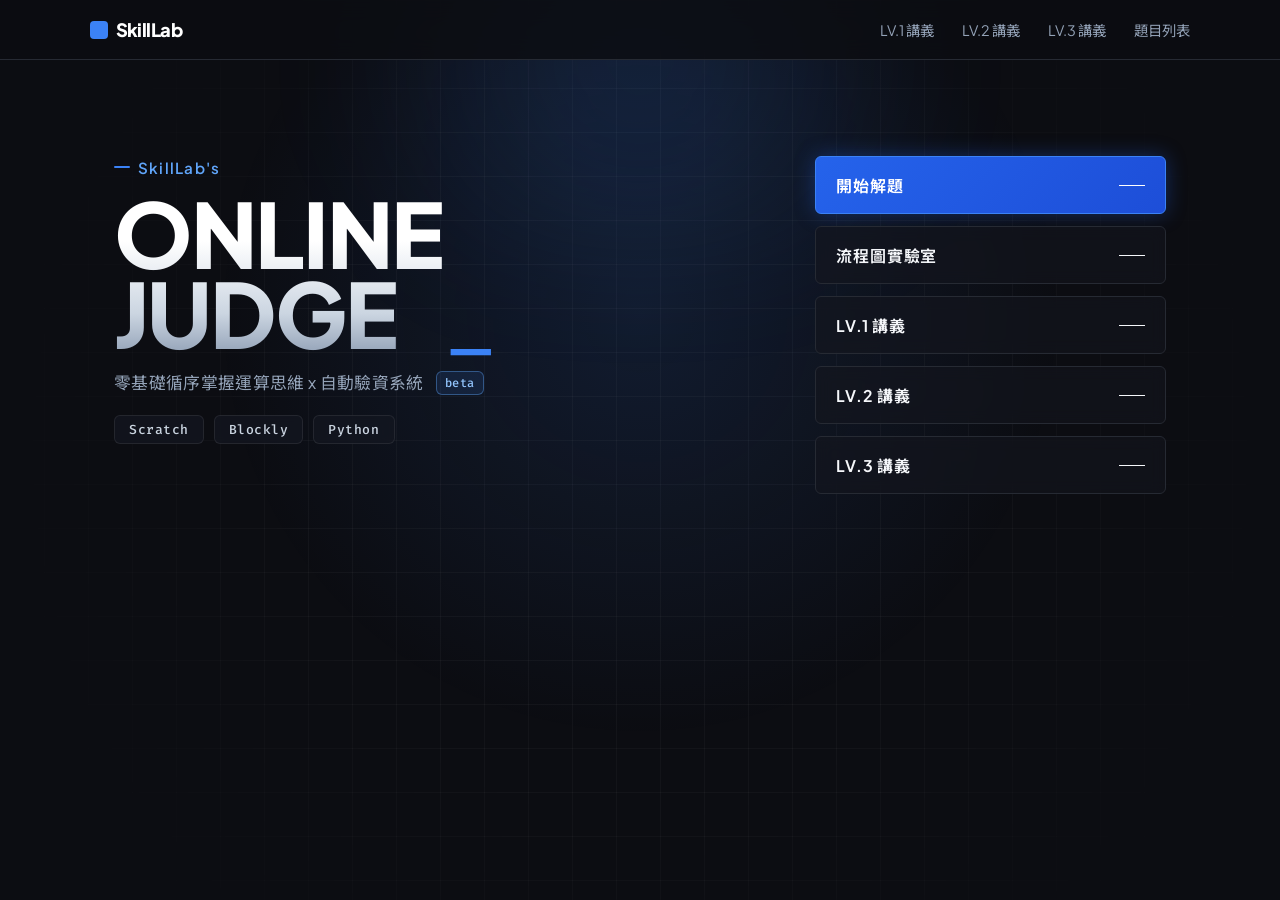
<file: index.html>
<!DOCTYPE html>
<html lang="zh-TW">

<head>
  <meta charset="UTF-8" />
  <meta name="viewport" content="width=device-width, initial-scale=1.0" />
  <meta name="description" content="SkillLab 程式學習平台，支援 Scratch、Blockly 與 Python。" />
  <title>SkillLab｜程式學習</title>
  <link rel="preconnect" href="https://fonts.googleapis.com">
  <link rel="preconnect" href="https://fonts.gstatic.com" crossorigin>
  <link href="https://fonts.googleapis.com/css2?family=Fira+Code:wght@400;500;700&family=Plus+Jakarta+Sans:wght@400;600;700;800&family=Noto+Sans+TC:wght@400;500;700&display=swap" rel="stylesheet">
  <style>
    :root {
      --ink: #f5f7fa;
      --paper: #0c0d12;
      --line: #262a33;
      --muted: #94a3b8;
      --soft: #141720;
      --accent: #3b82f6;
      --accent-hover: #4b7de7;
      --header-height: 60px;
      --mouse-x: 50%;
      --mouse-y: 35%;
    }

    * {
      box-sizing: border-box;
      margin: 0;
      padding: 0;
    }

    html {
      background: var(--paper);
    }

    body {
      min-height: 100vh;
      color: var(--ink);
      background: var(--paper);
      font-family: "Plus Jakarta Sans", "Noto Sans TC", "Segoe UI", system-ui, sans-serif;
      position: relative;
      overflow-x: hidden;
    }

    a,
    button {
      font: inherit;
    }

    a:focus-visible,
    button:focus-visible {
      outline: 2px solid #8eb0ff;
      outline-offset: 3px;
    }

    /* 背景科技格線與滑鼠跟隨微光 (Spotlight) */
    .bg-canvas {
      position: fixed;
      inset: 0;
      pointer-events: none;
      z-index: 0;
      overflow: hidden;
    }

    .bg-grid {
      position: absolute;
      inset: 0;
      background-image: 
        linear-gradient(rgba(255, 255, 255, 0.032) 1px, transparent 1px),
        linear-gradient(90deg, rgba(255, 255, 255, 0.032) 1px, transparent 1px);
      background-size: 44px 44px;
      mask-image: radial-gradient(circle at center, black 45%, transparent 85%);
      -webkit-mask-image: radial-gradient(circle at center, black 45%, transparent 85%);
    }

    .bg-spotlight {
      position: absolute;
      inset: 0;
      background: radial-gradient(
        650px circle at var(--mouse-x) var(--mouse-y),
        rgba(59, 130, 246, 0.13),
        transparent 65%
      );
      transition: opacity 0.3s ease;
    }

    .bg-aurora {
      position: absolute;
      top: -140px;
      left: 50%;
      transform: translateX(-50%);
      width: 760px;
      height: 400px;
      background: radial-gradient(circle, rgba(59, 130, 246, 0.16), transparent 70%);
      filter: blur(60px);
      pointer-events: none;
    }

    /* 頂部導覽列 */
    .site-header {
      min-height: var(--header-height);
      padding: 0 clamp(24px, 7vw, 112px);
      display: flex;
      align-items: center;
      gap: 40px;
      color: white;
      border-bottom: 1px solid var(--line);
      background: rgba(12, 13, 18, 0.85);
      backdrop-filter: blur(12px);
      position: relative;
      z-index: 10;
    }

    .brand {
      color: inherit;
      font-size: 1.15rem;
      font-weight: 800;
      letter-spacing: -0.03em;
      text-decoration: none;
      display: flex;
      align-items: center;
      gap: 8px;
    }

    .brand-icon {
      width: 18px;
      height: 18px;
      background: var(--accent);
      border-radius: 4px;
      display: inline-block;
    }

    .header-nav {
      margin-left: auto;
      display: flex;
      align-items: center;
      gap: 28px;
    }

    .header-nav a {
      color: var(--muted);
      font-size: 0.9rem;
      text-decoration: none;
      transition: color 0.2s ease;
    }

    .header-nav a:hover,
    .header-nav a:focus-visible {
      color: white;
    }

    /* 主視覺區域 */
    main {
      width: min(1180px, 100%);
      min-height: calc(100vh - var(--header-height));
      margin: 0 auto;
      padding: clamp(56px, 8vh, 100px) clamp(24px, 5vw, 64px) 70px;
      display: flex;
      align-items: flex-start;
      position: relative;
      z-index: 2;
    }

    .entry {
      width: 100%;
      display: grid;
      grid-template-columns: minmax(0, 1.25fr) minmax(300px, 0.75fr);
      align-items: center;
      gap: clamp(56px, 9vw, 120px);
    }

    .title-area {
      display: flex;
      flex-direction: column;
      gap: 16px;
    }

    /* ONLINE JUDGE 上方前綴小字 */
    .hero-eyebrow {
      font-size: 0.95rem;
      font-weight: 600;
      color: #60a5fa;
      letter-spacing: 0.08em;
      text-transform: none;
      display: flex;
      align-items: center;
      gap: 8px;
    }

    .hero-eyebrow::before {
      content: "";
      width: 16px;
      height: 2px;
      background: #3b82f6;
      display: inline-block;
      border-radius: 2px;
    }

    /* 主標題 */
    .entry h1 {
      max-width: 660px;
      font-size: clamp(3.2rem, 7vw, 6.8rem);
      font-weight: 800;
      line-height: 0.9;
      letter-spacing: -0.02em;
    }

    .hero-title-text {
      background: linear-gradient(180deg, #ffffff 30%, #cbd5e1 75%, #94a3b8 100%);
      -webkit-background-clip: text;
      -webkit-text-fill-color: transparent;
      display: inline-block;
      transition: all 0.3s ease;
    }

    .beta-badge {
      flex-shrink: 0;
      padding: 5px 8px;
      border: 1px solid rgba(96, 165, 250, 0.4);
      border-radius: 6px;
      background: rgba(59, 130, 246, 0.12);
      color: #93c5fd;
      font-family: "Fira Code", monospace;
      font-size: 0.75rem;
      font-weight: 500;
      line-height: 1;
      letter-spacing: 0.04em;
    }

    /* 終端機呼吸游標 */
    .cursor-blinker {
      display: inline-block;
      color: var(--accent);
      font-weight: 400;
      animation: blinker 1s infinite;
      margin-left: 2px;
    }

    @keyframes blinker {
      0%, 100% { opacity: 1; }
      50% { opacity: 0; }
    }

    /* 副標說明 */
    .entry-desc {
      display: flex;
      align-items: center;
      gap: 12px;
      color: #94a3b8;
      font-size: 1.05rem;
      letter-spacing: 0.02em;
      line-height: 1.5;
    }

    /* 支援的編輯器標籤 (純文字等寬風格) */
    .editor-tags {
      display: flex;
      align-items: center;
      gap: 10px;
      margin-top: 4px;
      flex-wrap: wrap;
    }

    .editor-tag {
      font-family: "Fira Code", monospace;
      font-size: 0.82rem;
      font-weight: 500;
      padding: 5px 14px;
      border-radius: 6px;
      background: rgba(20, 24, 33, 0.7);
      border: 1px solid rgba(255, 255, 255, 0.08);
      color: #cbd5e1;
      letter-spacing: 0.04em;
      transition: all 0.2s ease;
      backdrop-filter: blur(4px);
    }

    .editor-tag:hover {
      border-color: rgba(96, 165, 250, 0.4);
      color: #ffffff;
      background: rgba(30, 37, 51, 0.85);
      transform: translateY(-1px);
    }

    /* 右側按鈕清單 (保持純文字，注入科技質感) */
    .entry-list {
      width: min(100%, 360px);
      display: grid;
      gap: 12px;
      transform: translateY(24px);
    }

    .entry-button {
      min-height: 58px;
      padding: 13px 20px;
      display: flex;
      align-items: center;
      justify-content: space-between;
      border: 1px solid var(--line);
      color: var(--ink);
      background: rgba(20, 23, 30, 0.6);
      backdrop-filter: blur(8px);
      font-size: 1rem;
      font-weight: 650;
      letter-spacing: 0.06em;
      text-decoration: none;
      border-radius: 6px;
      transition: color 180ms ease, background 180ms ease, border-color 180ms ease, transform 180ms ease, box-shadow 180ms ease;
    }

    .entry-button::after {
      content: "";
      width: 26px;
      height: 1px;
      background: currentColor;
      transform-origin: right;
      transition: transform 180ms ease;
    }

    /* 第一個按鈕「開始解題」 */
    .entry-list a:first-child {
      border-color: var(--accent);
      color: #ffffff;
      background: linear-gradient(135deg, #2563eb, #1d4ed8);
      box-shadow: 0 0 20px rgba(37, 99, 235, 0.35);
    }

    .entry-list a:first-child:hover,
    .entry-list a:first-child:focus-visible {
      border-color: #60a5fa;
      background: linear-gradient(135deg, #3b82f6, #2563eb);
      box-shadow: 0 0 28px rgba(59, 130, 246, 0.55);
      transform: translateX(5px);
    }

    /* 其他可點擊按鈕懸停 */
    a.entry-button:hover,
    a.entry-button:focus-visible {
      color: white;
      border-color: #444f60;
      background: rgba(28, 33, 44, 0.85);
      transform: translateX(5px);
      box-shadow: 0 4px 16px rgba(0, 0, 0, 0.4);
    }

    a.entry-button:hover::after,
    a.entry-button:focus-visible::after {
      transform: scaleX(0.55);
    }

    /* 停用按鈕 */
    .entry-button[aria-disabled="true"] {
      color: #626975;
      border-color: #1e2229;
      background: rgba(15, 17, 22, 0.4);
      cursor: not-allowed;
    }

    @media (max-width: 880px) {
      :root {
        --header-height: 68px;
      }

      .site-header {
        padding-inline: 24px;
      }

      main {
        min-height: auto;
        padding: 64px 24px 72px;
      }

      .entry {
        grid-template-columns: 1fr;
        gap: 56px;
      }

      .entry-list {
        width: min(100%, 360px);
        transform: none;
      }
    }

    @media (max-width: 520px) {
      .header-nav {
        gap: 16px;
      }

      .header-nav a:first-child {
        display: none;
      }

      main {
        padding-top: 48px;
      }

      .entry h1 {
        font-size: clamp(2.55rem, 14vw, 4rem);
      }

      .entry-button {
        min-height: 60px;
      }
    }

    @media (prefers-reduced-motion: reduce) {
      *,
      *::before,
      *::after {
        animation-duration: 0.01ms !important;
        animation-iteration-count: 1 !important;
        transition-duration: 0.01ms !important;
      }
    }
  </style>
</head>

<body>
  <!-- 科技背景：細緻格線 + 滑鼠跟隨微光 (Spotlight) -->
  <div class="bg-canvas">
    <div class="bg-grid"></div>
    <div class="bg-spotlight"></div>
    <div class="bg-aurora"></div>
  </div>

  <header class="site-header">
    <a class="brand" href="index.html">
      <span class="brand-icon"></span>
      SkillLab
    </a>
    <nav class="header-nav" aria-label="主要導覽">
      <a href="beginner.html">LV.1 講義</a>
      <a href="beginner.html?course=intermediate">LV.2 講義</a>
      <a href="beginner.html?course=advanced">LV.3 講義</a>
      <a href="judge.html">題目列表</a>
    </nav>
  </header>

  <main>
    <section class="entry" aria-labelledby="page-title">
      <div class="title-area">
        <div class="hero-eyebrow">SkillLab's</div>

        <h1 id="page-title">
          <span class="hero-title-text">ONLINE<br>JUDGE</span><span class="cursor-blinker">_</span>
        </h1>

        <p class="entry-desc"><span>零基礎循序掌握運算思維 x 自動驗資系統</span><span class="beta-badge">beta</span></p>

        <div class="editor-tags">
          <span class="editor-tag">Scratch</span>
          <span class="editor-tag">Blockly</span>
          <span class="editor-tag">Python</span>
        </div>
      </div>

      <div class="entry-list" aria-label="學習入口">
        <a class="entry-button" href="judge.html">開始解題</a>
        <a class="entry-button" href="test/index.html">流程圖實驗室</a>
        <a class="entry-button" href="beginner.html">LV.1 講義</a>
        <a class="entry-button" href="beginner.html?course=intermediate">LV.2 講義</a>
        <a class="entry-button" href="beginner.html?course=advanced">LV.3 講義</a>
      </div>
    </section>
  </main>

  <script>
    // 滑鼠跟隨探照燈微光
    window.addEventListener('mousemove', (e) => {
      const x = `${(e.clientX / window.innerWidth) * 100}%`;
      const y = `${(e.clientY / window.innerHeight) * 100}%`;
      document.documentElement.style.setProperty('--mouse-x', x);
      document.documentElement.style.setProperty('--mouse-y', y);
    });
  </script>
</body>

</html>
</file>
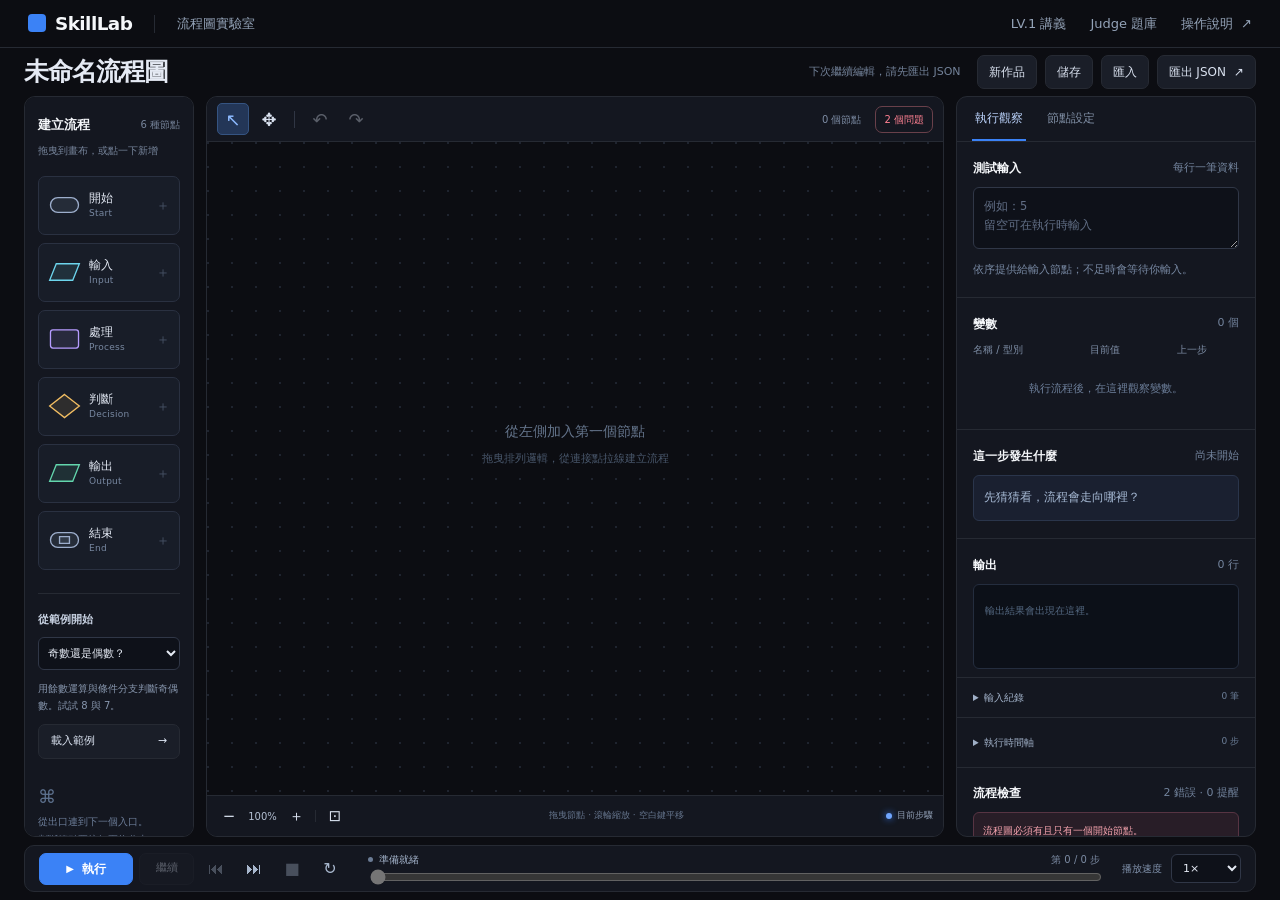
<file: test/index.html>
<!doctype html>
<html lang="zh-TW">
<head>
  <meta charset="utf-8">
  <meta name="viewport" content="width=device-width, initial-scale=1">
  <meta name="theme-color" content="#0c0d12">
  <meta name="description" content="SkillLab 流程圖實驗室：畫出邏輯，逐步探索變數與程式執行。">
  <title>流程圖實驗室｜SkillLab</title>
  <link rel="icon" href="data:image/svg+xml,%3Csvg xmlns='http://www.w3.org/2000/svg' viewBox='0 0 32 32'%3E%3Crect width='32' height='32' rx='7' fill='%233b82f6'/%3E%3Cpath d='M9 10h14v4H9zm0 8h9v4H9z' fill='white'/%3E%3C/svg%3E">
  <link rel="stylesheet" href="./flow-lab.css?v=5d498caa21df">
  <script type="module" src="./flow-app.mjs?v=987bb8bc8cf8"></script>
</head>
<body>
  <header class="site-header">
    <a class="brand" href="../index.html"><span class="brand-icon" aria-hidden="true"></span>SkillLab</a>
    <span class="header-divider"></span><span class="header-label">流程圖實驗室</span>
    <nav><a href="../beginner.html">LV.1 講義</a><a href="../judge.html">Judge 題庫</a><button id="help-btn" class="text-button">操作說明 <span aria-hidden="true">↗</span></button></nav>
  </header>
  <main>
    <h1 class="sr-only">流程圖實驗室</h1>
    <section class="project-bar" aria-label="作品">
      <div class="project-heading"><label for="graph-title" class="sr-only">作品名稱</label><input id="graph-title" maxlength="100" value="" placeholder="未命名流程圖"></div>
      <div class="file-actions"><span id="save-status" role="status">準備就緒</span><button id="new-btn">新作品</button><button id="save-btn">儲存</button><button id="import-btn">匯入</button><button id="export-btn">匯出 JSON <span aria-hidden="true">↗</span></button><input type="file" id="import-file" accept=".json,application/json" hidden></div>
    </section>
    <div class="workspace">
      <aside class="palette panel" aria-label="節點工具列">
        <div class="panel-heading"><h2>建立流程</h2><span class="tiny-label">6 種節點</span></div>
        <p class="panel-caption">拖曳到畫布，或點一下新增</p>
        <div id="node-palette" class="node-palette">
          <button class="palette-node" data-node-type="start" draggable="true"><svg viewBox="0 0 40 32" aria-hidden="true"><rect x="3" y="7" width="34" height="18" rx="9"/></svg><span>開始<small>Start</small></span><span class="add-sign">＋</span></button>
          <button class="palette-node" data-node-type="input" draggable="true"><svg viewBox="0 0 40 32" aria-hidden="true"><path d="M10 6h28l-8 20H2z"/></svg><span>輸入<small>Input</small></span><span class="add-sign">＋</span></button>
          <button class="palette-node" data-node-type="process" draggable="true"><svg viewBox="0 0 40 32" aria-hidden="true"><rect x="3" y="5" width="34" height="22" rx="3"/></svg><span>處理<small>Process</small></span><span class="add-sign">＋</span></button>
          <button class="palette-node" data-node-type="decision" draggable="true"><svg viewBox="0 0 40 32" aria-hidden="true"><path d="m20 2 18 14-18 14L2 16z"/></svg><span>判斷<small>Decision</small></span><span class="add-sign">＋</span></button>
          <button class="palette-node" data-node-type="output" draggable="true"><svg viewBox="0 0 40 32" aria-hidden="true"><path d="M10 6h28l-8 20H2z"/></svg><span>輸出<small>Output</small></span><span class="add-sign">＋</span></button>
          <button class="palette-node" data-node-type="end" draggable="true"><svg viewBox="0 0 40 32" aria-hidden="true"><rect x="3" y="7" width="34" height="18" rx="9"/><path d="M14 12h12v8H14z"/></svg><span>結束<small>End</small></span><span class="add-sign">＋</span></button>
        </div>
        <div class="example-section"><div class="section-kicker">從範例開始</div><label for="example-select" class="sr-only">選擇範例</label><select id="example-select"></select><p id="example-description"></p><button id="load-example-btn">載入範例 <span aria-hidden="true">→</span></button></div>
        <div class="palette-tip"><span class="tip-symbol">⌘</span><p>從出口連到下一個入口。<br>判斷節點要接好兩條分支。</p><button id="shortcuts-btn" class="text-button">查看快捷鍵</button></div>
      </aside>
      <section class="canvas-panel panel" aria-label="流程圖工作區">
        <div class="canvas-toolbar"><div class="tool-group"><button id="select-tool" class="icon-button active" title="選取與框選（V）" aria-label="選取與框選" aria-pressed="true">↖</button><button id="pan-tool" class="icon-button" title="平移（H 或按住空白鍵）" aria-label="平移畫布" aria-pressed="false">✥</button><span class="tool-divider"></span><button id="undo-btn" class="icon-button" title="復原 Ctrl / ⌘ Z" aria-label="復原">↶</button><button id="redo-btn" class="icon-button" title="重做 Ctrl / ⌘ Shift Z" aria-label="重做">↷</button></div><div class="tool-group"><span id="node-count">0 個節點</span><button id="validate-btn" class="validate-button">檢查流程</button></div></div>
        <div id="canvas" tabindex="0" aria-label="流程圖畫布。可拖曳節點，點選連接點拉線，按 Delete 刪除。"></div>
        <div class="canvas-bottom"><div class="zoom-tools"><button id="zoom-out-btn" aria-label="縮小畫布">−</button><span id="zoom-label">100%</span><button id="zoom-in-btn" aria-label="放大畫布">＋</button><span></span><button id="fit-btn" title="適應畫面" aria-label="適應畫面">⊡</button></div><span id="canvas-hint">拖曳節點 · 滾輪縮放 · 空白鍵平移</span><div class="path-legend"><i></i>目前步驟</div></div>
      </section>
      <aside class="inspector panel" aria-label="流程觀察與節點設定">
        <div class="panel-tabs" role="tablist" aria-label="側邊面板"><button id="observe-tab" role="tab" aria-controls="observe-panel" aria-selected="true" class="active">執行觀察</button><button id="properties-tab" role="tab" aria-controls="properties-panel" aria-selected="false">節點設定</button></div>
        <div class="inspector-scroll">
          <div id="observe-panel" role="tabpanel" aria-labelledby="observe-tab">
            <section id="runtime-error-card" class="runtime-error-card" hidden><strong>執行已安全中止</strong><p id="runtime-error-message"></p><button id="show-error-btn">查看出錯位置 →</button></section>
            <section class="observation-section"><div class="section-title"><h2>測試輸入</h2><span>每行一筆資料</span></div><label for="input-data" class="sr-only">預先輸入的測試資料，每行一筆</label><textarea id="input-data" rows="2" spellcheck="false" placeholder="例如：5&#10;留空可在執行時輸入"></textarea><p class="field-hint">依序提供給輸入節點；不足時會等待你輸入。</p></section>
            <section id="waiting-card" class="waiting-card" hidden><div class="waiting-label"><span class="status-dot"></span>等待輸入</div><p id="waiting-prompt"></p><form id="input-form"><label id="input-label" for="input-value"></label><div class="input-row"><input id="input-value" autocomplete="off" maxlength="4096" placeholder="輸入資料"><button type="submit" class="primary">繼續 →</button></div><p id="input-error" role="alert"></p></form></section>
            <section class="observation-section"><div class="section-title"><h2>變數</h2><span id="variable-count">0 個</span></div><div class="table-scroll"><table class="variables-table"><thead><tr><th>名稱 / 型別</th><th>目前值</th><th>上一步</th></tr></thead><tbody id="variables-body"></tbody></table></div><p id="variables-empty" class="empty-message">執行流程後，在這裡觀察變數。</p></section>
            <section class="observation-section condition-section"><div class="section-title"><h2>這一步發生什麼</h2><span id="event-type">尚未開始</span></div><div id="condition-content" class="event-card">先猜猜看，流程會走向哪裡？</div></section>
            <section class="observation-section"><div class="section-title"><h2>輸出</h2><span id="output-count">0 行</span></div><pre id="output-content" class="output-terminal" aria-label="程式輸出"></pre><p id="output-empty" class="terminal-placeholder">輸出結果會出現在這裡。</p></section>
            <details class="observation-section input-history-section"><summary>輸入紀錄 <span id="input-count">0 筆</span></summary><div id="input-history"></div></details>
            <details class="observation-section"><summary>執行時間軸 <span id="trace-count">0 步</span></summary><div id="trace-history" class="trace-history"></div></details>
          </div>
          <div id="properties-panel" role="tabpanel" aria-labelledby="properties-tab" hidden><div id="property-empty" class="property-empty"><span aria-hidden="true">↖</span><h2>選一個節點，編輯它的想法</h2><p>在畫布點選節點，就能修改名稱、變數與運算式。</p></div><form id="property-form" hidden><div class="property-type" id="property-type"></div><label for="node-title">節點名稱</label><input id="node-title" maxlength="100" autocomplete="off"><div id="expression-fields"><label for="node-expression" id="expression-label">運算式</label><textarea id="node-expression" spellcheck="false" rows="3" maxlength="2048"></textarea><p class="field-hint" id="expression-hint"></p></div><div id="input-fields"><label for="node-variable">目標變數</label><input id="node-variable" autocomplete="off" spellcheck="false" maxlength="64"><label for="node-input-type">資料型別</label><select id="node-input-type"><option value="integer">整數</option><option value="number">數字（含小數）</option><option value="text">文字</option><option value="boolean">布林值</option></select><label for="node-prompt">輸入提示</label><input id="node-prompt" maxlength="200" autocomplete="off"><p class="field-hint">提示只顯示在介面，不會加入輸出。</p></div><button class="primary apply-button" type="submit">套用設定</button><p class="field-hint">套用後會自動檢查流程並保存。</p></form><div id="selection-actions" class="selection-actions" hidden><button id="copy-btn">複製</button><button id="paste-btn">貼上</button><button id="delete-btn" class="danger-text">刪除選取項目</button></div></div>
          <section id="diagnostics-section" class="diagnostics-section" hidden><div class="section-title"><h2 id="diagnostics-title">流程檢查</h2><span id="diagnostics-count"></span></div><div id="diagnostics"></div></section>
        </div>
      </aside>
    </div>
    <section class="playback-bar" aria-label="執行控制列"><div class="playback-actions"><button id="run-btn" class="primary run-button"><span aria-hidden="true">▶</span> 執行</button><button id="pause-btn" title="暫停或繼續播放">暫停</button><button id="step-back-btn" class="icon-button" title="上一步" aria-label="上一步">⏮</button><button id="step-next-btn" class="icon-button" title="下一步" aria-label="下一步">⏭</button><button id="stop-btn" class="icon-button" title="停止計算並保留紀錄" aria-label="停止">■</button><button id="restart-btn" class="icon-button" title="重新開始" aria-label="重新開始">↻</button></div><div class="playback-progress"><div class="progress-meta"><span id="runtime-status" role="status"><i class="status-dot"></i>準備就緒</span><span id="step-label">第 0 / 0 步</span></div><label for="timeline" class="sr-only">回放步驟</label><input id="timeline" type="range" min="0" max="0" value="0" step="1"></div><div class="speed-control"><label for="speed">播放速度</label><select id="speed"><option value="0.25">0.25×</option><option value="0.5">0.5×</option><option value="1" selected>1×</option><option value="2">2×</option><option value="4">4×</option></select></div></section>
  </main>
  <div id="toast" class="toast" role="status" hidden></div>
  <dialog id="help-dialog"><div class="dialog-heading"><div><div class="eyebrow">QUICK GUIDE</div><h2>把邏輯，一步一步看懂</h2></div><button class="icon-button close-dialog" aria-label="關閉說明">×</button></div><div class="help-grid"><section><h3>01 建立與連線</h3><p>拖曳或點選左側節點。在節點的出口按下並拉到下一個入口；也可以依序點選兩個連接點。判斷節點的 True 與 False 都需要接好。</p><h3>02 編輯內容</h3><p>點選節點，在「節點設定」輸入變數或運算式。每個處理節點只執行一個指定，例如 <code>sum = sum + i</code>。</p><h3>03 執行與回看</h3><p>提供每行一筆的測試資料，或留空等待互動輸入。播放時可暫停、回退或拖曳時間軸；上一步會同步還原變數與輸出。</p><p>暫停控制畫面播放，背景計算仍可能繼續。停止會中止計算並保留已產生的紀錄。修改程式或測試資料會清除舊軌跡；移動節點與縮放則保留。</p></section><section><h3>支援的運算</h3><p><code>+ − * / // %</code>、括號、比較 <code>&gt; &lt; &gt;= &lt;= == !=</code>、布林 <code>True False and or not</code>。<code>/</code> 是除法，<code>//</code> 是向下取整除法，<code>%</code> 餘數與除數同號。</p><p>數字與文字不能直接相加；判斷條件必須是布林值。輸出節點每次輸出一行。變數使用英文字母、數字或底線，且不能以數字開頭。</p><h3>快捷鍵</h3><dl class="shortcuts"><dt>復原 / 重做</dt><dd>⌘ / Ctrl Z · Shift Z</dd><dt>複製 / 貼上</dt><dd>⌘ / Ctrl C · V</dd><dt>全選 / 多選</dt><dd>⌘ / Ctrl A · Shift 點選</dd><dt>刪除 / 取消</dt><dd>Delete · Esc</dd><dt>移動畫布</dt><dd>空白鍵＋拖曳 / 中鍵</dd></dl><p class="field-hint">每次開啟都從空白畫布開始，不會自動載入範例或還原草稿。要在下次繼續編輯，請先匯出 JSON，再匯入作品。本頁可離線使用已取得的靜態檔案。</p></section></div><button class="primary close-dialog">開始探索 →</button></dialog>
  <dialog id="confirm-dialog"><h2 id="confirm-title">載入作品</h2><p id="confirm-message"></p><div class="dialog-actions"><button id="confirm-cancel">取消</button><button id="confirm-ok" class="primary">繼續</button></div></dialog>
  <dialog id="edit-input-dialog"><h2>修改這筆輸入</h2><p>會依照新答案重新計算；這筆之後的輸入會重新詢問。</p><form id="edit-input-form"><label for="edit-input-value">新的輸入值</label><input id="edit-input-value" maxlength="4096" autocomplete="off"><div class="dialog-actions"><button type="button" id="edit-input-cancel">取消</button><button type="submit" class="primary">重新計算</button></div></form></dialog>
</body>
</html>
</file>
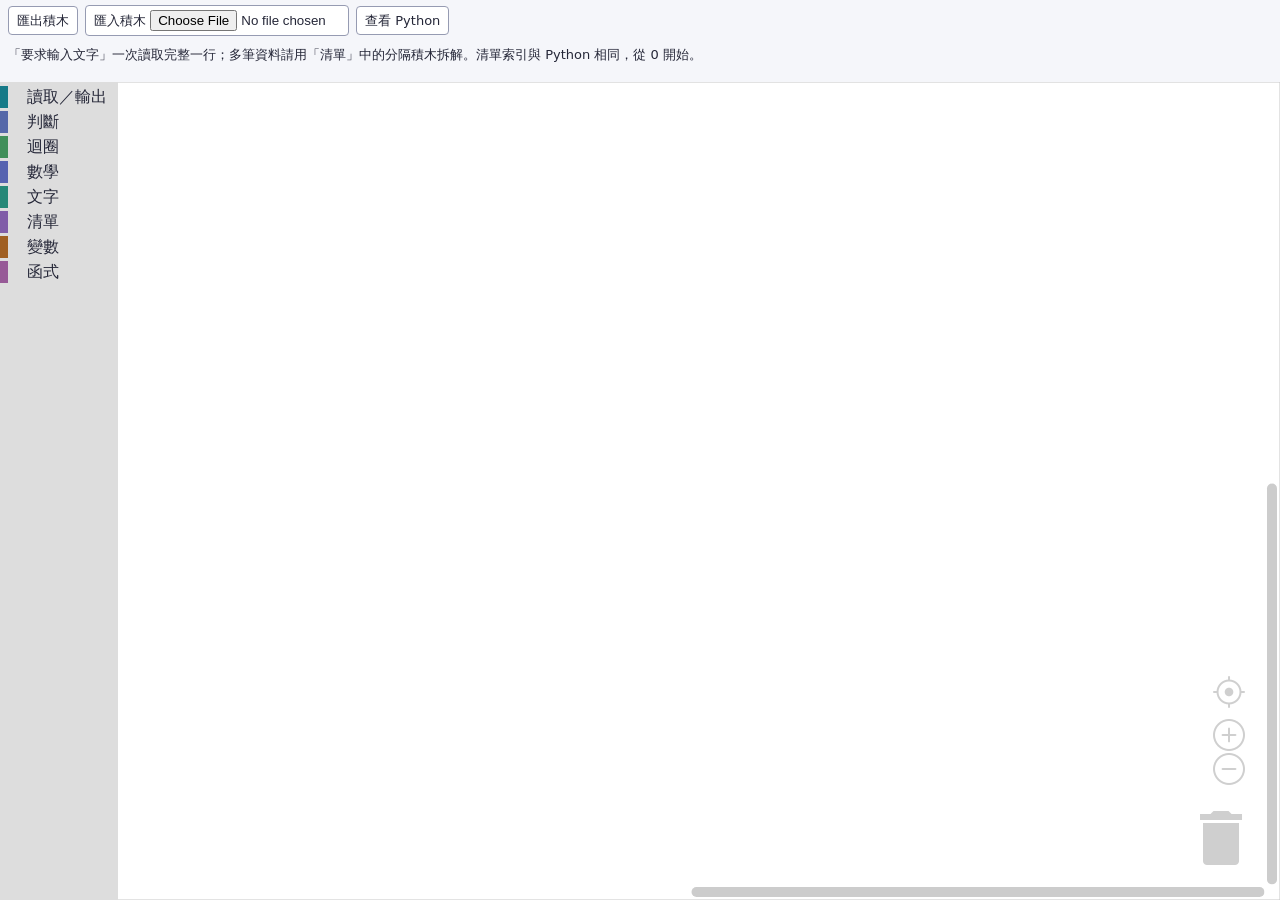
<file: assets/blockly-editor.html>
<!doctype html>
<html lang="zh-Hant">
<head>
  <meta charset="utf-8">
  <meta name="viewport" content="width=device-width,initial-scale=1">
  <title>Blockly 積木編輯器</title>
  <style>
    * { box-sizing:border-box; } body { margin:0; font:13px/1.5 system-ui,sans-serif; background:#f5f6fa; color:#252738; }
    #tools { min-height:40px; padding:5px 8px; display:flex; flex-wrap:wrap; gap:7px; align-items:center; }
    button, .file-label { font:inherit; border:1px solid #969bb2; border-radius:4px; padding:4px 8px; background:white; color:#252738; cursor:pointer; }
    :focus-visible { outline:3px solid #187e9c; outline-offset:2px; }
    #workspace { position:absolute; top:82px; bottom:0; width:100%; }
    #message { min-height:36px; padding:4px 8px; } #preview { white-space:pre-wrap; position:absolute; inset:82px 0 0; z-index:10; overflow:auto; margin:0; padding:16px; background:#282a36; color:#f8f8f2; }
    input[type=file] { max-width:190px; } [hidden] { display:none !important; }
  </style>
</head>
<body>
  <div id="tools"><button id="export" type="button">匯出積木</button><label class="file-label">匯入積木 <input id="import" type="file" accept=".json,application/json" aria-label="匯入 Blockly 積木"></label><button id="preview-toggle" type="button" aria-expanded="false">查看 Python</button></div>
  <div id="message" role="status">「要求輸入文字」一次讀取完整一行；多筆資料請用「清單」中的分隔積木拆解。清單索引與 Python 相同，從 0 開始。</div>
  <div id="workspace" aria-label="Blockly 積木工作區"></div>
  <pre id="preview" hidden aria-label="積木產生的 Python 程式"></pre>
  <script src="vendor/blockly/blockly_compressed.js"></script>
  <script src="vendor/blockly/blocks_compressed.js"></script>
  <script src="vendor/blockly/python_compressed.js"></script>
  <script src="vendor/blockly/zh-hant.js"></script>
  <script src="blockly-editor.js"></script>
</body>
</html>
</file>
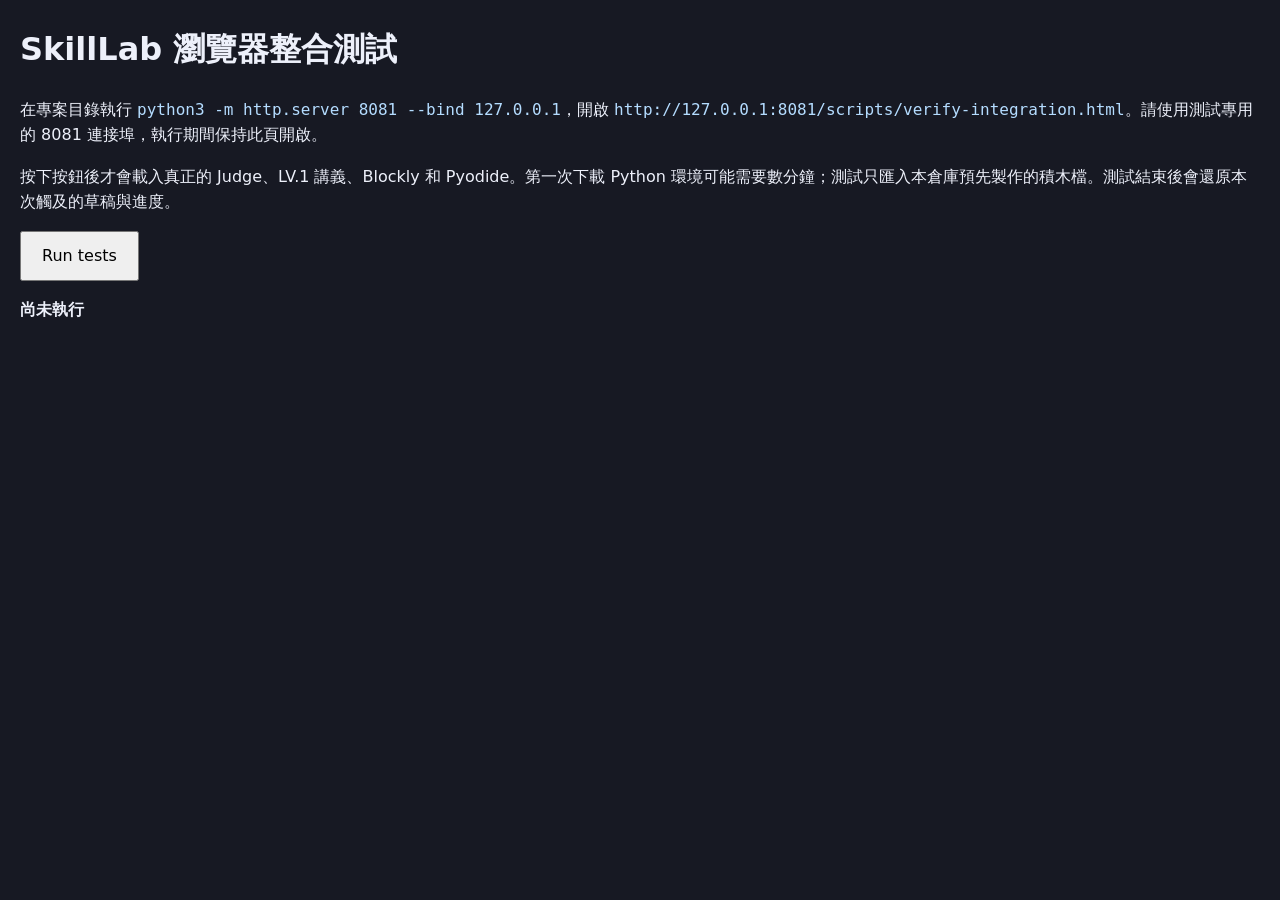
<file: scripts/verify-integration.html>
<!doctype html>
<html lang="zh-Hant">
<head>
  <meta charset="utf-8">
  <meta name="viewport" content="width=device-width,initial-scale=1">
  <title>SkillLab 瀏覽器整合測試</title>
  <style>
    body { margin:24px auto; padding:0 20px; max-width:1400px; font:16px/1.6 system-ui,sans-serif; background:#171923; color:#edf0fa; }
    button { font:inherit; padding:10px 20px; cursor:pointer; }
    code { color:#b4dcff; } li { margin:10px 0; white-space:pre-wrap; overflow-wrap:anywhere; }
    .pass { color:#8be9a4; } .fail { color:#ffa0a0; } .running { color:#f5d784; }
    #summary { font-weight:bold; } iframe { width:100%; height:850px; margin:20px 0; border:1px solid #666; background:white; }
  </style>
</head>
<body>
  <h1>SkillLab 瀏覽器整合測試</h1>
  <p>在專案目錄執行 <code>python3 -m http.server 8081 --bind 127.0.0.1</code>，開啟 <code>http://127.0.0.1:8081/scripts/verify-integration.html</code>。請使用測試專用的 8081 連接埠，執行期間保持此頁開啟。</p>
  <p>按下按鈕後才會載入真正的 Judge、LV.1 講義、Blockly 和 Pyodide。第一次下載 Python 環境可能需要數分鐘；測試只匯入本倉庫預先製作的積木檔。測試結束後會還原本次觸及的草稿與進度。</p>
  <button id="run" type="button">Run tests</button>
  <p id="summary" role="status" aria-live="polite">尚未執行</p>
  <ol id="results" aria-live="polite"></ol>
  <div id="pages"></div>
  <script src="verify-integration.js"></script>
</body>
</html>
</file>
<file: test/flow-lab.css>
:root{color-scheme:dark;--ink:#f5f7fa;--paper:#0c0d12;--line:#262a33;--muted:#94a3b8;--soft:#141720;--accent:#3b82f6;--accent-hover:#4b7de7;--green:#63d6ad;--amber:#f1bd62;--red:#ff8192;--mono:"Fira Code","SFMono-Regular",Consolas,monospace;--font:"Plus Jakarta Sans","Noto Sans TC","Segoe UI",system-ui,sans-serif}
*{box-sizing:border-box}body{margin:0;background:var(--paper);color:var(--ink);font:14px/1.5 var(--font)}button,input,select,textarea{font:inherit}button,a,input,select,textarea{-webkit-tap-highlight-color:transparent}button{display:inline-flex;align-items:center;justify-content:center;gap:8px;border:1px solid var(--line);background:#1a1e28;color:#d9e1ef;border-radius:7px;padding:8px 12px;cursor:pointer;transition:background .16s,border-color .16s,color .16s;white-space:nowrap}button:hover{background:#242b3a;border-color:#45516a;color:white}button:disabled{cursor:default;opacity:.35}button:disabled:hover{background:#1a1e28;border-color:var(--line)}button.primary{background:var(--accent);border-color:var(--accent);color:#fff;font-weight:650}button.primary:hover{background:var(--accent-hover)}button:focus-visible,a:focus-visible,input:focus-visible,textarea:focus-visible,select:focus-visible,summary:focus-visible{outline:2px solid #8eb0ff;outline-offset:3px}input,textarea,select{width:100%;background:#0e1119;border:1px solid #303747;border-radius:6px;padding:9px 10px;color:#e5eaf4}textarea{resize:vertical;min-height:62px;max-height:180px;line-height:1.6;font-family:var(--mono)}select{cursor:pointer}input::placeholder,textarea::placeholder{color:#606d84}a{color:inherit;text-decoration:none}h1,h2,h3,p{margin:0}h2{font-size:13px;font-weight:650}[hidden]{display:none!important}.sr-only{position:absolute;width:1px;height:1px;padding:0;margin:-1px;overflow:hidden;clip:rect(0,0,0,0);white-space:nowrap;border:0}
.site-header{height:48px;display:flex;align-items:center;gap:22px;padding:0 28px;border-bottom:1px solid var(--line);background:rgba(12,13,18,.95)}.brand{font-size:1.15rem;font-weight:800;letter-spacing:-.03em;display:flex;align-items:center;gap:9px}.brand-icon{width:18px;height:18px;border-radius:4px;background:var(--accent)}.header-divider{height:18px;width:1px;background:var(--line)}.header-label{font-size:13px;color:var(--muted)}.site-header nav{margin-left:auto;display:flex;gap:24px;align-items:center;color:var(--muted);font-size:13px}.site-header nav a:hover{color:white}.text-button{border:0;background:transparent;padding:0;color:var(--muted);font-size:12px}.text-button:hover{background:transparent;color:white}.site-header .text-button{font-size:13px}main{height:calc(100dvh - 48px);min-height:690px;display:flex;flex-direction:column;padding:0 24px 8px;max-width:2000px;margin:auto}.project-bar{flex:none;display:flex;justify-content:space-between;align-items:center;gap:24px;height:48px}.eyebrow{font-size:10px;font-weight:700;letter-spacing:.17em;color:#69a7ff;margin-bottom:5px}.eyebrow span{font-size:10px;font-weight:400;letter-spacing:.06em;color:#68778e;margin-left:10px}.project-heading{min-width:200px}.project-heading input{font-family:var(--font);font-size:25px;font-weight:700;letter-spacing:-.04em;line-height:1.25;background:transparent;border:1px solid transparent;margin-left:-6px;padding:2px 5px;width:min(460px,100%)}.project-heading input:hover{border-color:var(--line)}.file-actions{display:flex;gap:8px;align-items:center}.file-actions button{font-size:12px;padding:7px 11px}.file-actions #save-status{font-size:11px;color:#738299;margin-right:8px;max-width:190px}.workspace{display:grid;grid-template-columns:170px minmax(280px,1fr) 300px;gap:12px;min-height:0;flex:1}.panel{border:1px solid var(--line);border-radius:11px;overflow:hidden;background:var(--soft)}.palette{display:flex;flex-direction:column;padding:18px 13px;overflow-y:auto}.panel-heading{display:flex;justify-content:space-between;align-items:center;gap:5px}.tiny-label{font-size:10px;color:#77859b}.panel-caption{font-size:10px;color:#77859b;margin:8px 0 17px;white-space:nowrap}.node-palette{display:grid;gap:8px}.palette-node{justify-content:flex-start;text-align:left;padding:10px 9px;background:#181d28;border-color:#2a3141;border-radius:7px;min-height:59px;cursor:grab}.palette-node:active{cursor:grabbing}.palette-node svg{width:33px;height:30px;flex:none;fill:color-mix(in srgb,var(--node-color) 10%,transparent);stroke:var(--node-color);stroke-width:1.6;--node-color:#9daecc}.palette-node[data-node-type="input"] svg{--node-color:#6dd5ed}.palette-node[data-node-type="process"] svg{--node-color:#b69cff}.palette-node[data-node-type="decision"] svg{--node-color:#f1bd62}.palette-node[data-node-type="output"] svg{--node-color:#63d6ad}.palette-node span{font-size:12px;color:#e3e9f4;font-weight:500}.palette-node small{display:block;font-size:9px;line-height:1.5;color:#7888a1;font-weight:400;letter-spacing:.03em}.palette-node .add-sign{font-size:14px;margin-left:auto;color:#64738b;opacity:.6}.example-section{border-top:1px solid var(--line);padding-top:18px;margin-top:23px}.section-kicker{font-size:11px;font-weight:600;margin-bottom:9px;color:#c6d0e0}.example-section select{font-size:11px;padding:8px 5px}.example-section p{font-size:10px;color:#8796ad;line-height:1.7;margin:10px 0;min-height:34px}.example-section button{width:100%;font-size:11px;justify-content:space-between}.palette-tip{margin-top:auto;padding-top:22px;color:#6c7d98;font-size:10px;line-height:1.8}.tip-symbol{font-size:18px;color:#5e728f}.palette-tip .text-button{margin-top:7px;font-size:10px;color:#8eadd9}
.canvas-panel{display:flex;position:relative;flex-direction:column;background:#10131b}.canvas-toolbar{height:45px;border-bottom:1px solid var(--line);display:flex;align-items:center;justify-content:space-between;padding:0 10px;background:#141720;z-index:2;flex:none}.tool-group{display:flex;gap:4px;align-items:center}.icon-button{padding:0;width:32px;height:32px;font-size:18px;background:transparent;border-color:transparent;border-radius:5px}.icon-button.active{background:#233657;color:#8dbaff;border-color:#355482}.tool-divider{height:17px;width:1px;background:#303644;margin:0 5px}#node-count{font-size:10px;color:#7e8da5;margin-right:10px}.validate-button{font-size:10px;background:transparent;border-color:#343d50;padding:5px 8px}.validate-button.is-valid{color:#74c9a9}.validate-button.has-errors{color:var(--red);border-color:#69404a}#canvas{flex:1;min-height:0;overflow:hidden;position:relative;background-color:#10131b;background-image:radial-gradient(#2e374b 1px,transparent 1px);background-size:22px 22px;outline:none}#canvas:focus-visible{box-shadow:inset 0 0 0 2px #5c8dd4}.canvas-bottom{display:flex;align-items:center;justify-content:space-between;gap:8px;height:41px;padding:0 10px;background:#141720;border-top:1px solid var(--line);flex:none}.zoom-tools{display:flex;align-items:center;gap:3px;flex:none}.zoom-tools button{width:24px;height:26px;padding:0;border:none;background:transparent;font-size:15px}.zoom-tools span{font-size:10px;color:#b4c1d4;min-width:37px;text-align:center}.zoom-tools span:empty{min-width:1px;height:12px;background:var(--line);margin:0 4px}#canvas-hint{font-size:9px;color:#66768e;white-space:nowrap;overflow:hidden;text-overflow:ellipsis}.path-legend{display:flex;gap:5px;align-items:center;font-size:9px;white-space:nowrap;color:#92a0b6}.path-legend i{width:6px;height:6px;border-radius:50%;background:#70a6ff;box-shadow:0 0 7px #3b82f6}
.inspector{display:flex;flex-direction:column}.panel-tabs{display:flex;border-bottom:1px solid var(--line);flex:none;height:45px;padding:0 15px;gap:18px}.panel-tabs button{font-size:11px;background:transparent;border:0;border-bottom:2px solid transparent;border-radius:0;padding:0 3px;color:#8392a8}.panel-tabs button.active{border-bottom-color:var(--accent);color:#bed6ff}.inspector-scroll{overflow-y:auto;flex:1;scrollbar-width:thin;scrollbar-color:#384359 transparent}.observation-section{padding:17px 16px;border-bottom:1px solid var(--line)}.section-title{display:flex;justify-content:space-between;align-items:center;margin-bottom:10px;gap:8px}.section-title h2{font-size:11px}.section-title>span{font-size:9px;color:#73849d}.field-hint{font-size:10px;line-height:1.7;color:#7889a3;margin-top:6px}.observation-section textarea{font-size:12px}.table-scroll{overflow:auto;max-height:230px}.variables-table{width:100%;font:11px var(--mono);border-collapse:collapse;table-layout:fixed}.variables-table th{font:9px var(--font);color:#7f8fa7;text-align:left;padding:0 5px 8px}.variables-table th:first-child{padding-left:0;width:42%}.variables-table th:nth-child(2){width:33%}.variables-table td{border-top:1px solid #242c3c;padding:8px 5px;word-break:break-all;color:#dce5f4;vertical-align:top}.variables-table td:first-child{padding-left:0;color:#bca7ef}.variables-table td:last-child{color:#70839f}.variables-table td small{display:block;font:8px var(--font);color:#6c7d95;margin-top:3px}.variables-table tr.changed td:nth-child(2){color:#8eceff;background:#1c3049;border-radius:4px}.empty-message{font-size:10px;color:#6c7e99;text-align:center;padding:14px 0;line-height:1.8}.event-card{background:#1a2030;border:1px solid #2a354b;border-radius:6px;padding:11px 10px;font-size:11px;color:#a6b9d4;line-height:1.8;overflow-wrap:anywhere}.event-card code{font:11px/1.8 var(--mono);display:block;color:#d6e2f6}.event-card strong{color:var(--green)}.event-card .false-result{color:var(--amber)}.output-terminal{white-space:pre-wrap;overflow-wrap:anywhere;word-break:break-word;background:#0c1018;border:1px solid #242d3e;border-radius:6px;color:#9bdfc1;padding:12px;min-height:85px;max-height:260px;overflow:auto;margin:0;font:12px/1.75 var(--mono)}.terminal-placeholder{position:relative;pointer-events:none;margin:-65px 12px 42px;color:#546881;font:10px var(--mono)}.input-history-section{padding-top:12px;padding-bottom:12px}details summary{cursor:pointer;font-size:10px;color:#a0b0c7}details summary span{float:right;color:#6e819b;font-size:9px}.history-item{display:flex;gap:8px;align-items:center;padding:10px 0 4px;font-size:10px;border-top:1px solid var(--line);margin-top:7px}.history-item code{flex:1;overflow-wrap:anywhere;color:#91bfd8}.history-item button{font-size:9px;padding:3px 6px}.trace-history{max-height:260px;overflow-y:auto;padding-top:8px}.trace-item{display:flex;justify-content:flex-start;gap:8px;width:100%;border:0;border-radius:4px;background:transparent;font-size:10px;padding:6px}.trace-item.active{background:#233858;color:#bdd7ff}.trace-item small{color:#6f84a4;min-width:26px}.trace-item span{overflow:hidden;text-overflow:ellipsis}.waiting-card{margin:12px 12px 0;padding:13px;background:#2c2418;border:1px solid #75603a;border-radius:8px}.waiting-label{font-size:10px;font-weight:600;color:#f1c776;display:flex;align-items:center;gap:7px}.waiting-label .status-dot{background:#f1c776}.waiting-card p{font-size:12px;line-height:1.8;margin:7px 0}.waiting-card label{font-size:10px;color:#bba784;margin-bottom:5px;display:block}.input-row{display:flex;gap:6px}.input-row input{min-width:0;font:12px var(--mono)}.input-row button{font-size:10px;padding:6px 9px}.waiting-card #input-error{font-size:10px;color:var(--red);margin-bottom:0}.waiting-card #input-error:empty{display:none}
.property-empty{padding:36px 23px;text-align:center}.property-empty>span{font-size:32px;color:#5a80b7;display:block;margin-bottom:16px}.property-empty h2{font-size:13px;color:#b1c0d5;line-height:1.8}.property-empty p{font-size:11px;color:#6f829f;line-height:1.8;margin-top:12px}#property-form{padding:20px 16px}#property-form label{display:block;font-size:11px;color:#a5b6ce;margin:16px 0 6px}#property-form input,#property-form textarea,#property-form select{font-size:12px}#node-expression,#node-variable{font-family:var(--mono)}.property-type{font-size:10px;text-transform:uppercase;letter-spacing:.1em;color:#8ab8ff}.apply-button{width:100%;margin-top:21px;font-size:12px}.selection-actions{border-top:1px solid var(--line);margin:0 16px;padding:17px 0;display:flex;gap:7px}.selection-actions button{font-size:10px;flex:1}.danger-text{color:var(--red)}.diagnostics-section{padding:16px}.diagnostic{display:block;text-align:left;white-space:normal;width:100%;margin-top:6px;padding:9px;background:#281d27;border:1px solid #573443;border-radius:6px;font-size:10px;line-height:1.7;color:#f3a2ad}.diagnostic.warning{background:#27241c;border-color:#544a30;color:#c7b688}.diagnostic small{display:block;opacity:.65;font-size:8px}.diagnostic:hover{background:#352836}
.playback-bar{border:1px solid var(--line);border-radius:10px;background:#141720;display:flex;align-items:center;gap:22px;padding:6px 14px;margin-top:8px;min-height:46px;flex:none}.playback-actions{display:flex;gap:6px;align-items:center}.run-button{min-width:94px;font-size:12px;height:32px;padding:5px 12px}.run-button span{font-size:10px}#pause-btn{font-size:11px;min-width:55px;height:32px;padding:5px 8px}.playback-actions .icon-button{font-size:16px;color:#a8b7cd}.playback-progress{flex:1;min-width:100px}.progress-meta{display:flex;justify-content:space-between;gap:10px;font-size:10px;color:#7c8ba3;margin-bottom:4px}#runtime-status{display:flex;align-items:center;gap:6px;color:#a6b6cd;overflow:hidden;white-space:nowrap;text-overflow:ellipsis}.status-dot{display:inline-block;width:5px;height:5px;background:#6b7c95;border-radius:50%;flex:none}#runtime-status[data-state="playing"] .status-dot{background:#6ca6ff;box-shadow:0 0 6px #6ca6ff}#runtime-status[data-state="completed"] .status-dot{background:var(--green)}#runtime-status[data-state="error"] .status-dot{background:var(--red)}#runtime-status[data-state="waiting"] .status-dot{background:var(--amber)}#timeline{display:block;padding:0;height:12px;border:0;cursor:pointer;accent-color:var(--accent);width:100%}.speed-control{display:flex;align-items:center;gap:9px;flex:none}.speed-control label{font-size:10px;color:#8293ad}.speed-control select{width:70px;padding:6px 7px;font-size:11px}.toast{position:fixed;bottom:110px;left:50%;transform:translateX(-50%);background:#243148;border:1px solid #4c6385;color:#e3edff;font-size:12px;line-height:1.7;padding:11px 19px;border-radius:8px;max-width:min(600px,90vw);box-shadow:0 10px 40px #0008;z-index:100;pointer-events:none}dialog{color:var(--ink);background:#141923;border:1px solid #35435b;border-radius:14px;max-width:780px;width:calc(100% - 40px);padding:30px;box-shadow:0 30px 100px #0009}dialog::backdrop{background:#05070dbb;backdrop-filter:blur(4px)}.dialog-heading{display:flex;align-items:flex-start;justify-content:space-between;margin-bottom:23px}.dialog-heading h2{font-size:23px;margin-top:8px}.help-grid{display:grid;grid-template-columns:1fr 1fr;gap:30px}.help-grid h3{font-size:12px;color:#b7cef1;margin:20px 0 8px}.help-grid h3:first-child{margin-top:0}.help-grid p{font-size:12px;color:#9cabc1;line-height:1.9;margin-bottom:10px}code{font-family:var(--mono)}.help-grid code{color:#c0acf0;font-size:11px}.shortcuts{display:grid;grid-template-columns:1fr 1.3fr;font-size:11px;color:#90a3bf;gap:8px;margin-bottom:16px}.shortcuts dd{margin:0;color:#c1cfe3}dialog>.primary{margin-top:20px}#confirm-dialog,#edit-input-dialog{max-width:450px}#confirm-dialog h2,#edit-input-dialog h2{font-size:19px;margin-bottom:14px}#confirm-dialog p,#edit-input-dialog p{font-size:13px;color:#9aabc4;line-height:1.8}.dialog-actions{display:flex;gap:9px;justify-content:flex-end;margin-top:23px}#edit-input-form label{display:block;font-size:12px;color:#adbed6;margin:18px 0 8px}
@media(min-width:1600px){.workspace{grid-template-columns:185px minmax(400px,1fr) 325px}.palette{padding:20px 16px}.node-palette{gap:10px}.palette-node{min-height:63px}.project-bar{height:52px}main{padding:0 30px 10px}.observation-section{padding:19px}}
@media(max-width:1180px){main{padding:0 12px 8px}.workspace{grid-template-columns:146px minmax(250px,1fr) 270px;gap:8px}.palette{padding:16px 10px}.panel-caption{font-size:9px}.tiny-label{display:none}.palette-node{padding:8px 6px;gap:5px}.palette-node svg{width:28px}.canvas-bottom #canvas-hint{display:none}.file-actions #save-status{display:none}.playback-bar{gap:14px;padding:6px 12px}.speed-control label{display:none}.project-bar{height:48px}.site-header{padding:0 20px}}
@media(max-width:900px){.site-header nav{gap:13px}.header-label{display:none}.header-divider{display:none}.workspace{grid-template-columns:120px minmax(250px,1fr) 240px}.palette{padding:14px 8px}.panel-caption{white-space:normal}.palette-node .add-sign{display:none}.palette-node{min-height:51px}.palette-node span{font-size:11px}.palette-tip{display:none}.example-section{padding-top:12px;margin-top:16px}.observation-section{padding:14px 12px}.playback-bar{gap:10px}.playback-actions{gap:2px}.playback-actions .icon-button{width:28px}.run-button{min-width:75px}.path-legend{display:none}.project-heading input{font-size:22px}.eyebrow span{display:none}.file-actions{gap:5px}.file-actions button{font-size:10px;padding:7px 8px}}
@media(max-width:720px){body{overflow:auto}.site-header{height:54px;padding:0 14px}.site-header nav a{display:none}main{height:auto;min-height:calc(100dvh - 54px);padding:0 10px 12px}.project-bar{height:auto;min-height:98px;align-items:flex-start;padding:12px 3px;gap:8px;flex-direction:column}.file-actions{width:100%}.file-actions button{flex:1}.workspace{grid-template-columns:1fr;gap:10px}.palette{padding:12px;overflow:visible}.panel-heading,.panel-caption,.palette-tip{display:none}.node-palette{grid-template-columns:repeat(6,1fr);gap:5px}.palette-node{flex-direction:column;gap:1px;padding:6px 1px;min-width:0}.palette-node svg{height:22px;width:27px}.palette-node small{display:none}.example-section{display:grid;grid-template-columns:1fr 110px;gap:8px;border:0;margin:10px 0 0;padding:0}.example-section .section-kicker,.example-section p{display:none}.example-section select{font-size:11px}.canvas-panel{height:560px;min-height:350px}.inspector{max-height:600px}.playback-bar{position:sticky;bottom:8px;flex-wrap:wrap;gap:10px;z-index:8;box-shadow:0 6px 30px #0007}.playback-actions{flex:1;justify-content:space-between}.playback-progress{order:3;flex-basis:100%}.speed-control select{width:64px}.help-grid{grid-template-columns:1fr;gap:10px}dialog{padding:23px}.dialog-heading h2{font-size:20px}.canvas-bottom #canvas-hint{display:block;font-size:9px}.toast{bottom:135px}}
@media(prefers-reduced-motion:reduce){*,*::before,*::after{animation-duration:.001ms!important;transition-duration:.001ms!important;scroll-behavior:auto!important}}
/* Reading sizes remain comfortable on classroom desktop displays. */
.panel-tabs button,.section-title h2{font-size:12px}.section-title>span,.field-hint,.empty-message{font-size:11px}.variables-table{font-size:12px}.variables-table th{font-size:10px}.event-card,.event-card code{font-size:12px}.panel-caption{white-space:normal;line-height:1.6}.runtime-error-card{margin:12px 12px 0;padding:13px;border:1px solid #75404b;background:#30202a;border-radius:8px;color:#f0a6b4}.runtime-error-card strong{font-size:12px}.runtime-error-card p{font-size:11px;line-height:1.8;margin:8px 0}.runtime-error-card button{font-size:10px;background:#432734;border-color:#75404b;color:#ffd4df}.selection-actions{flex-wrap:wrap}
</file>
